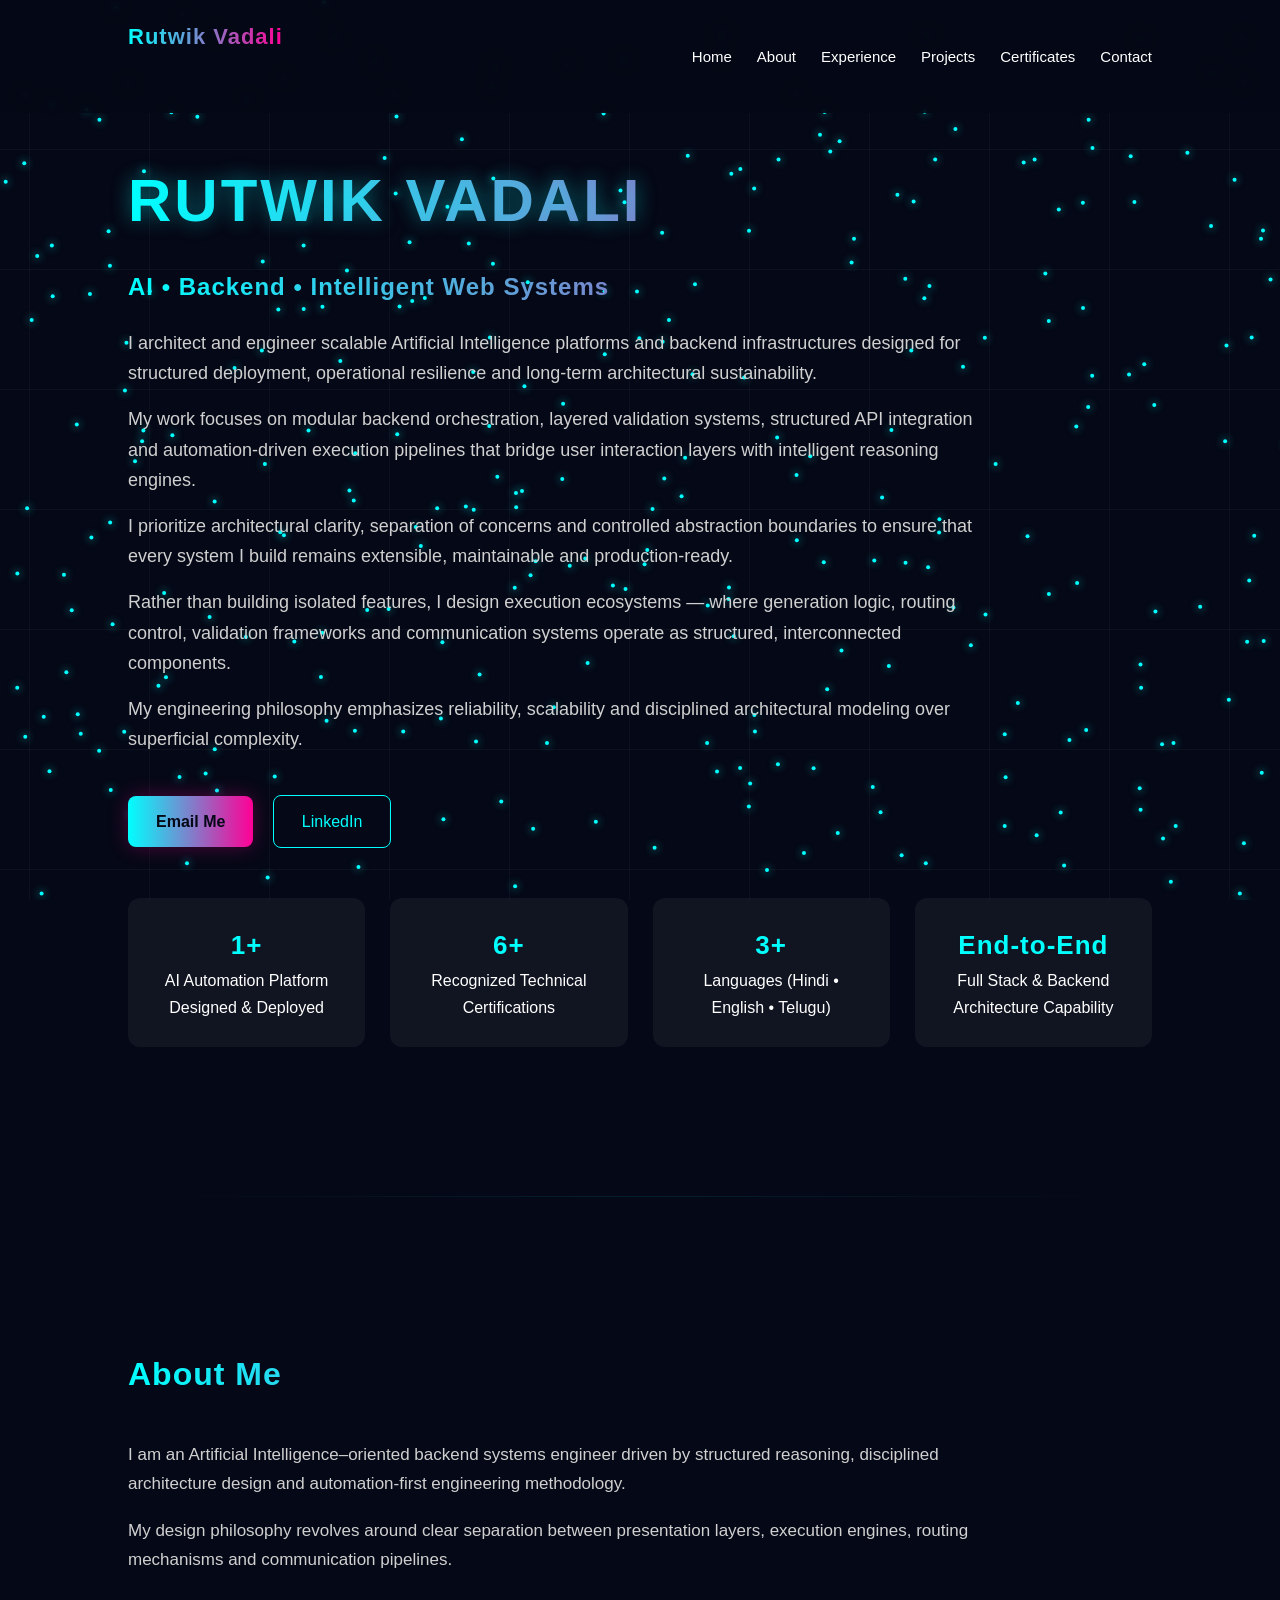
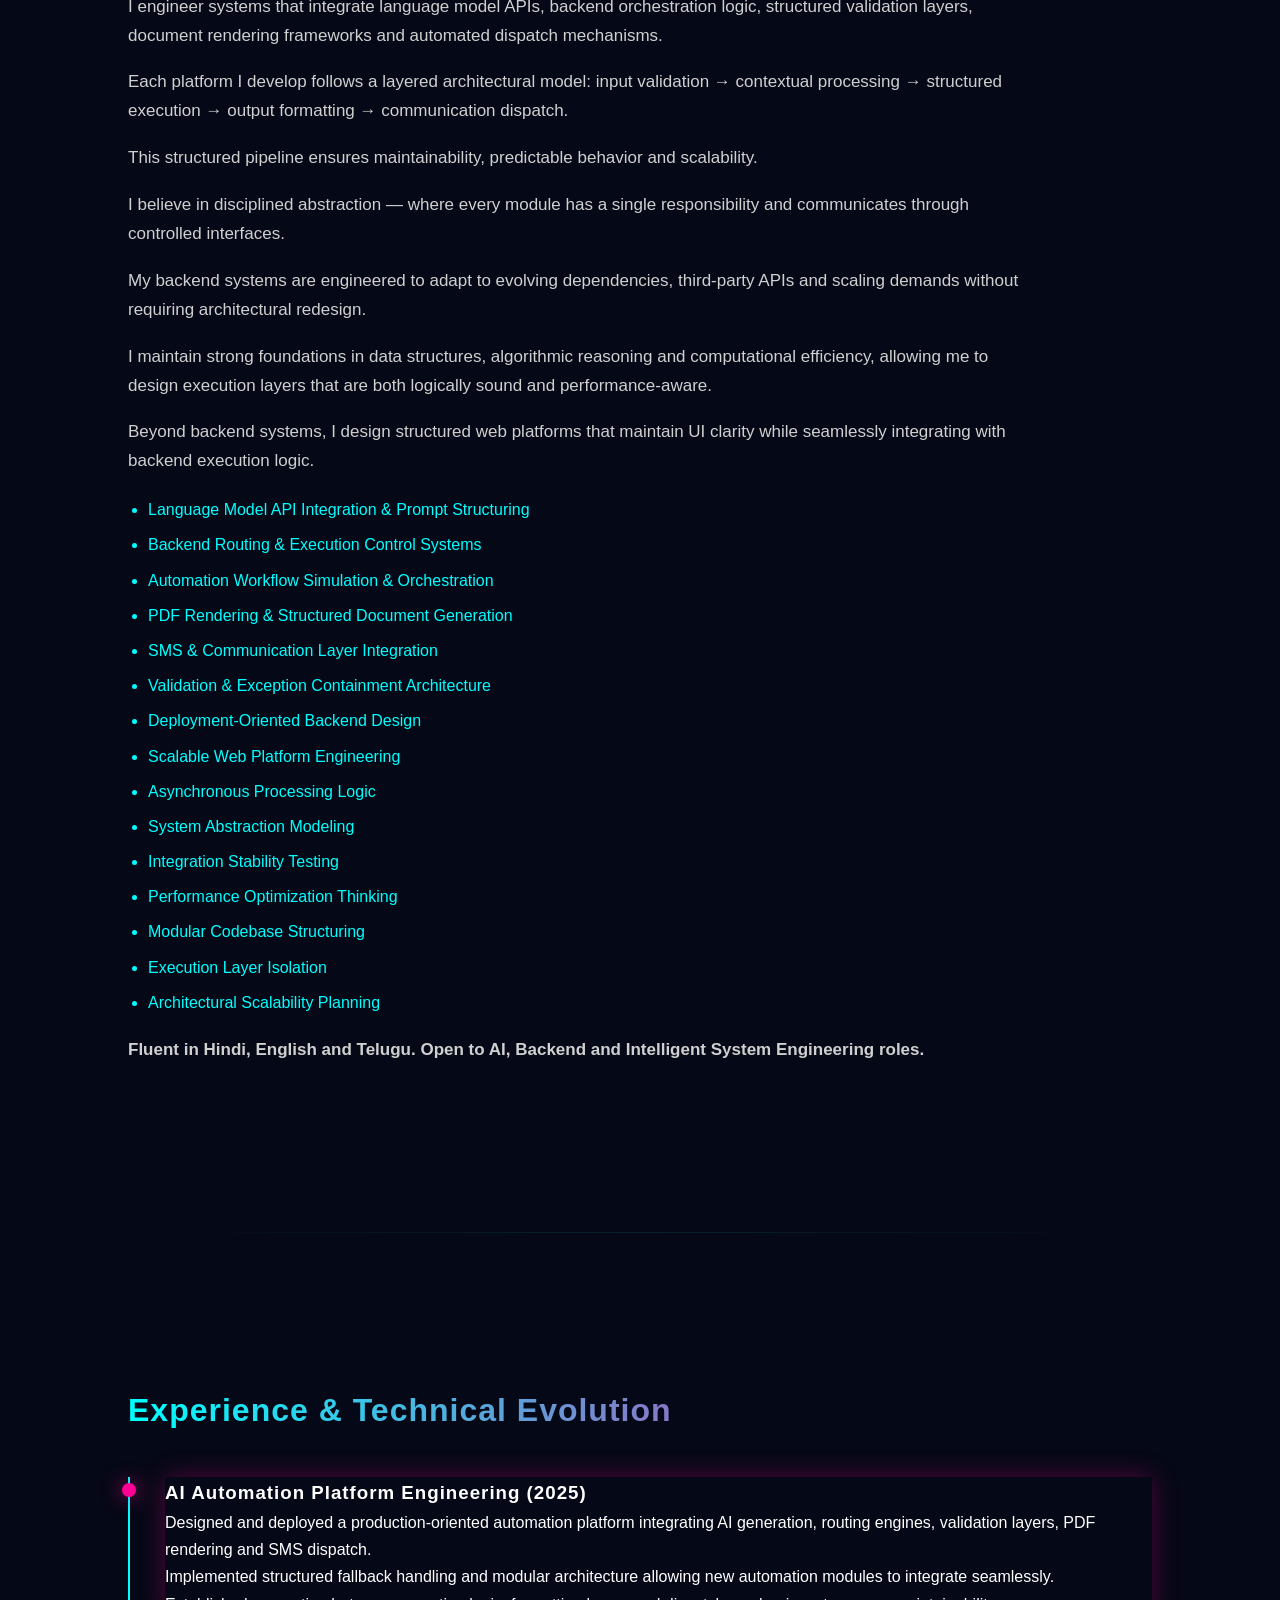
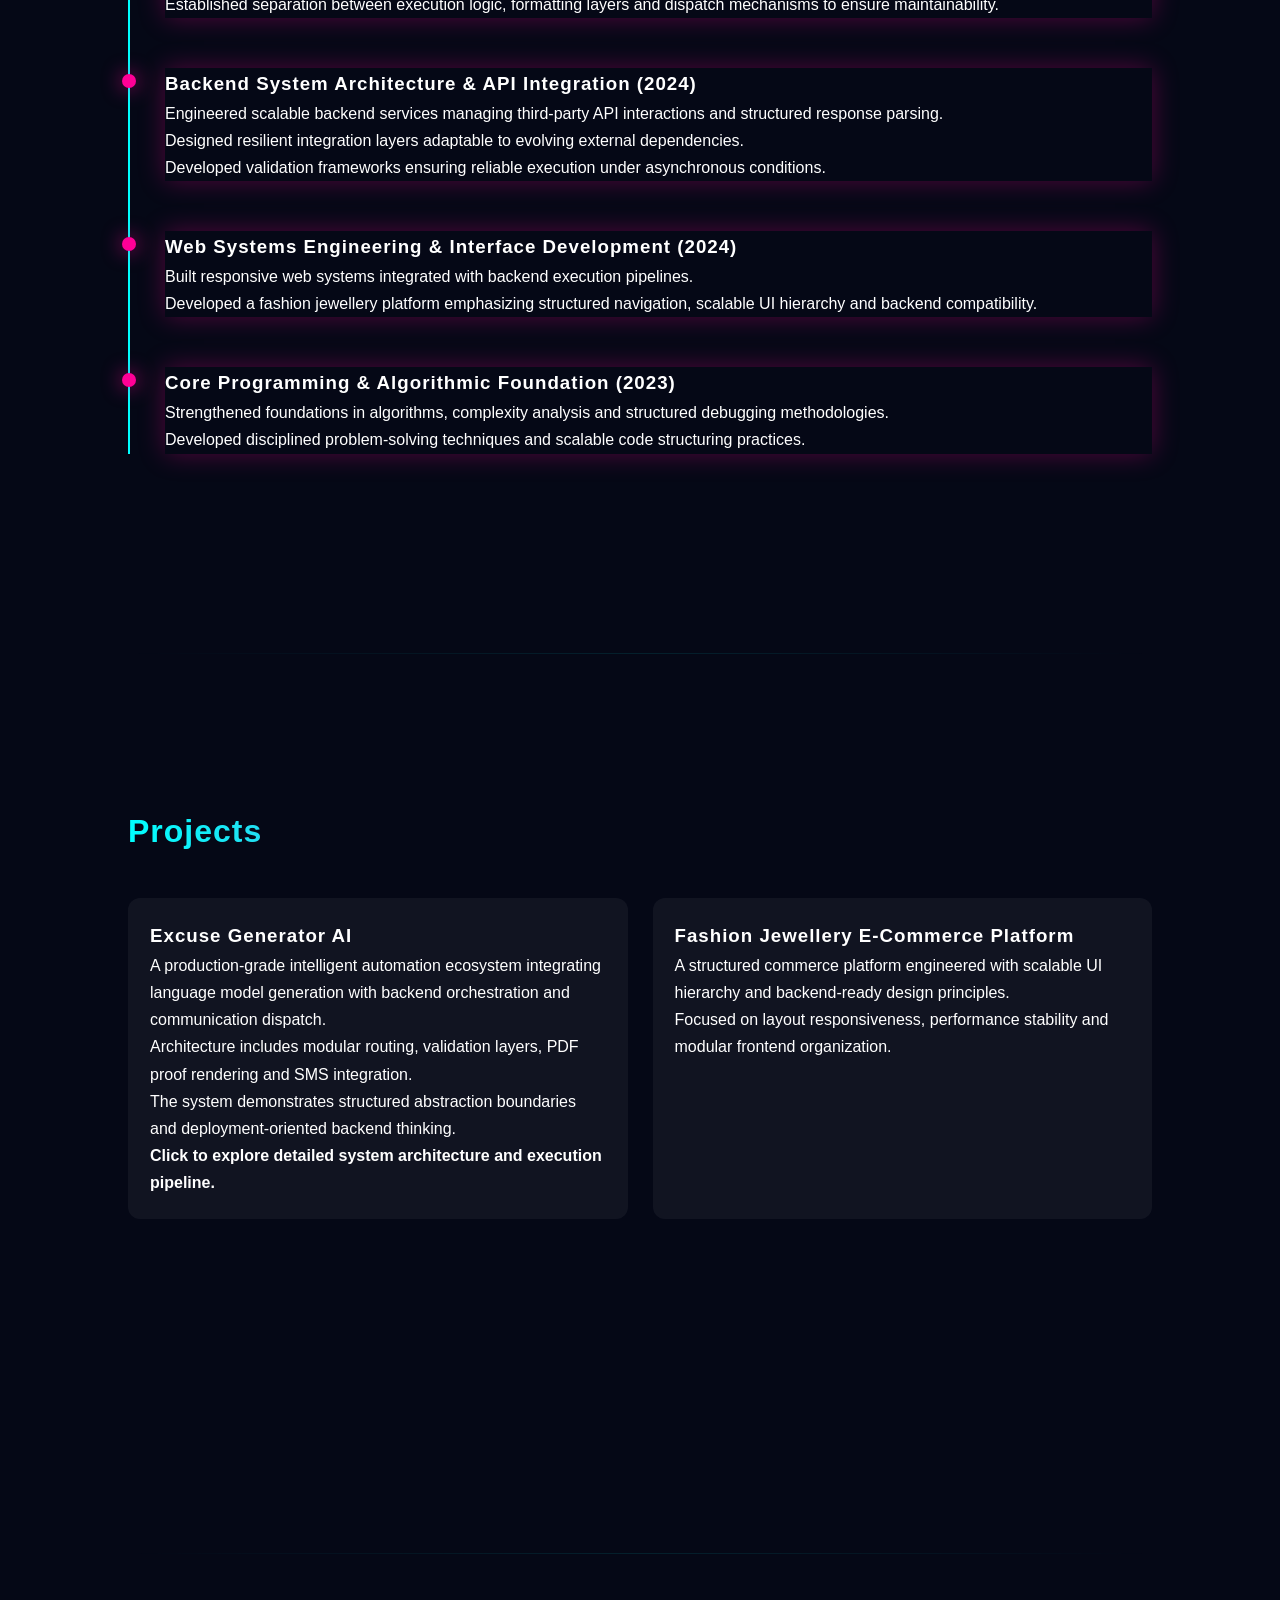
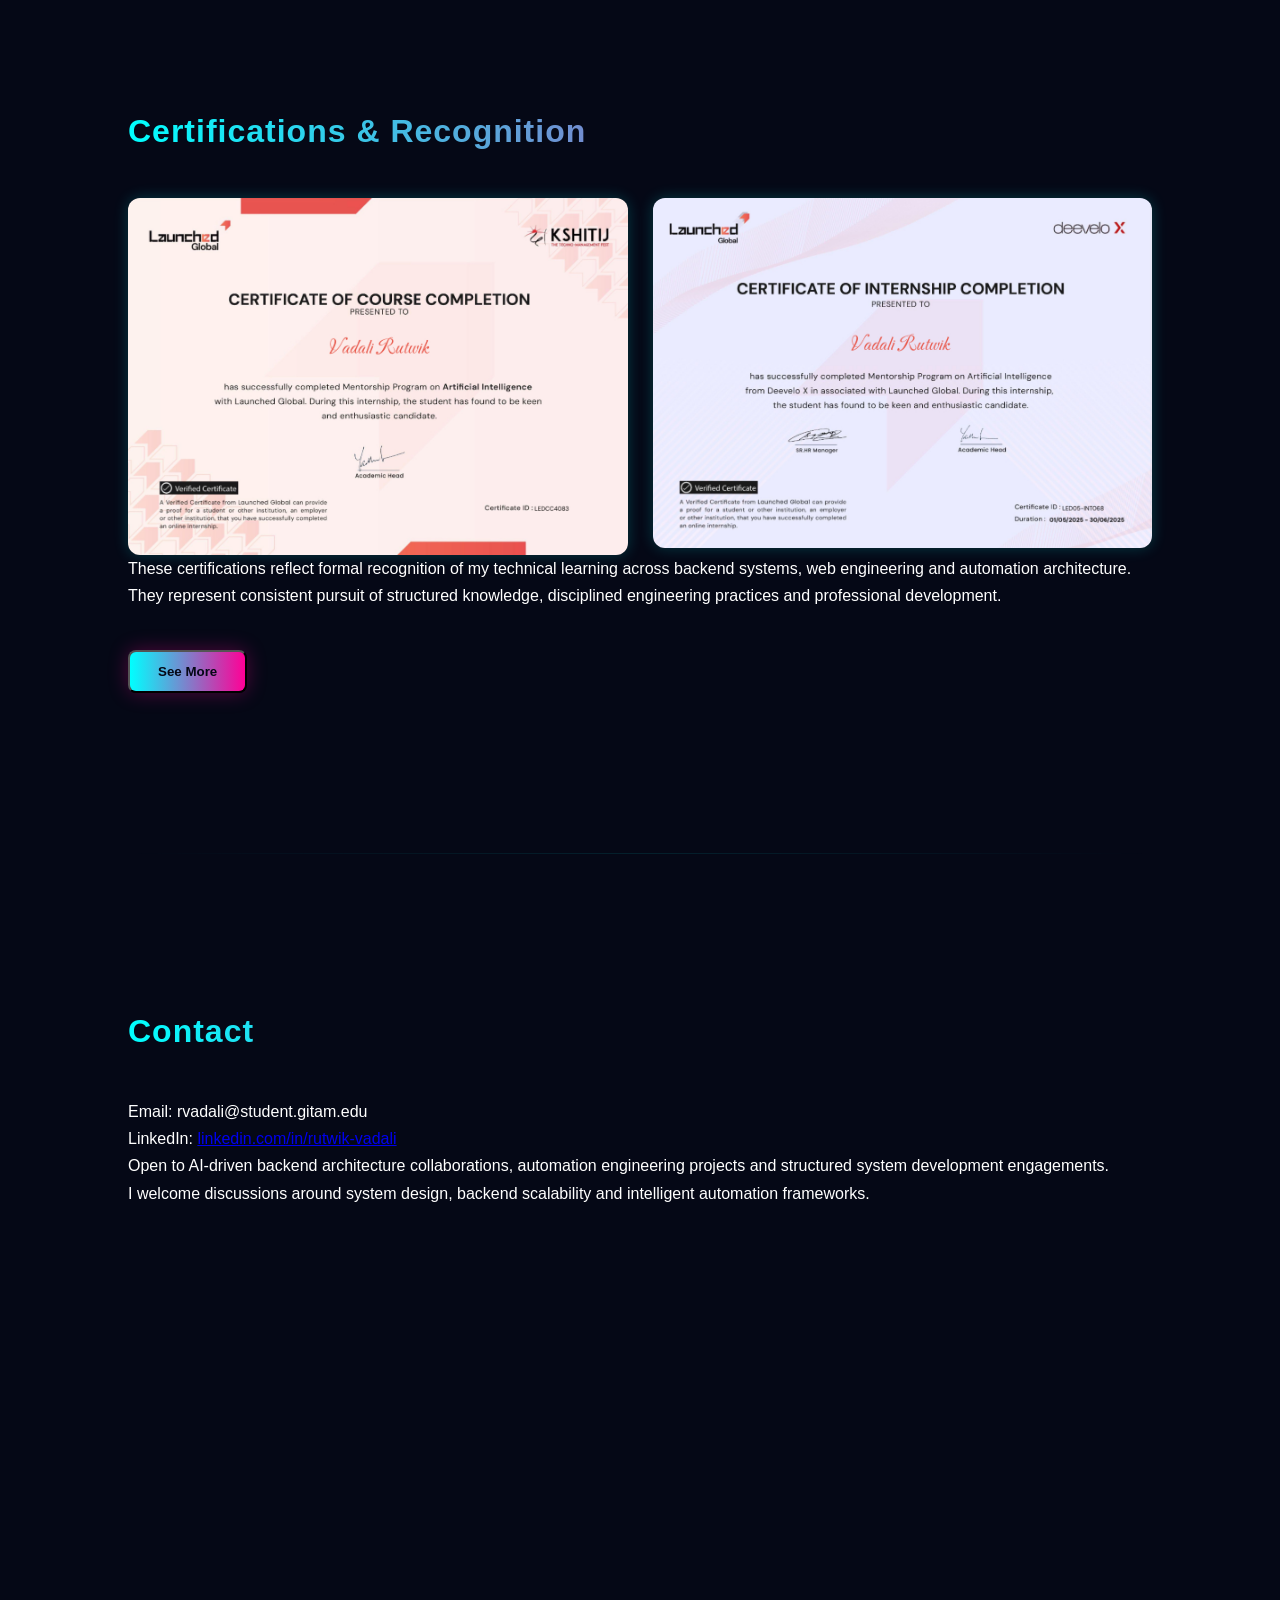
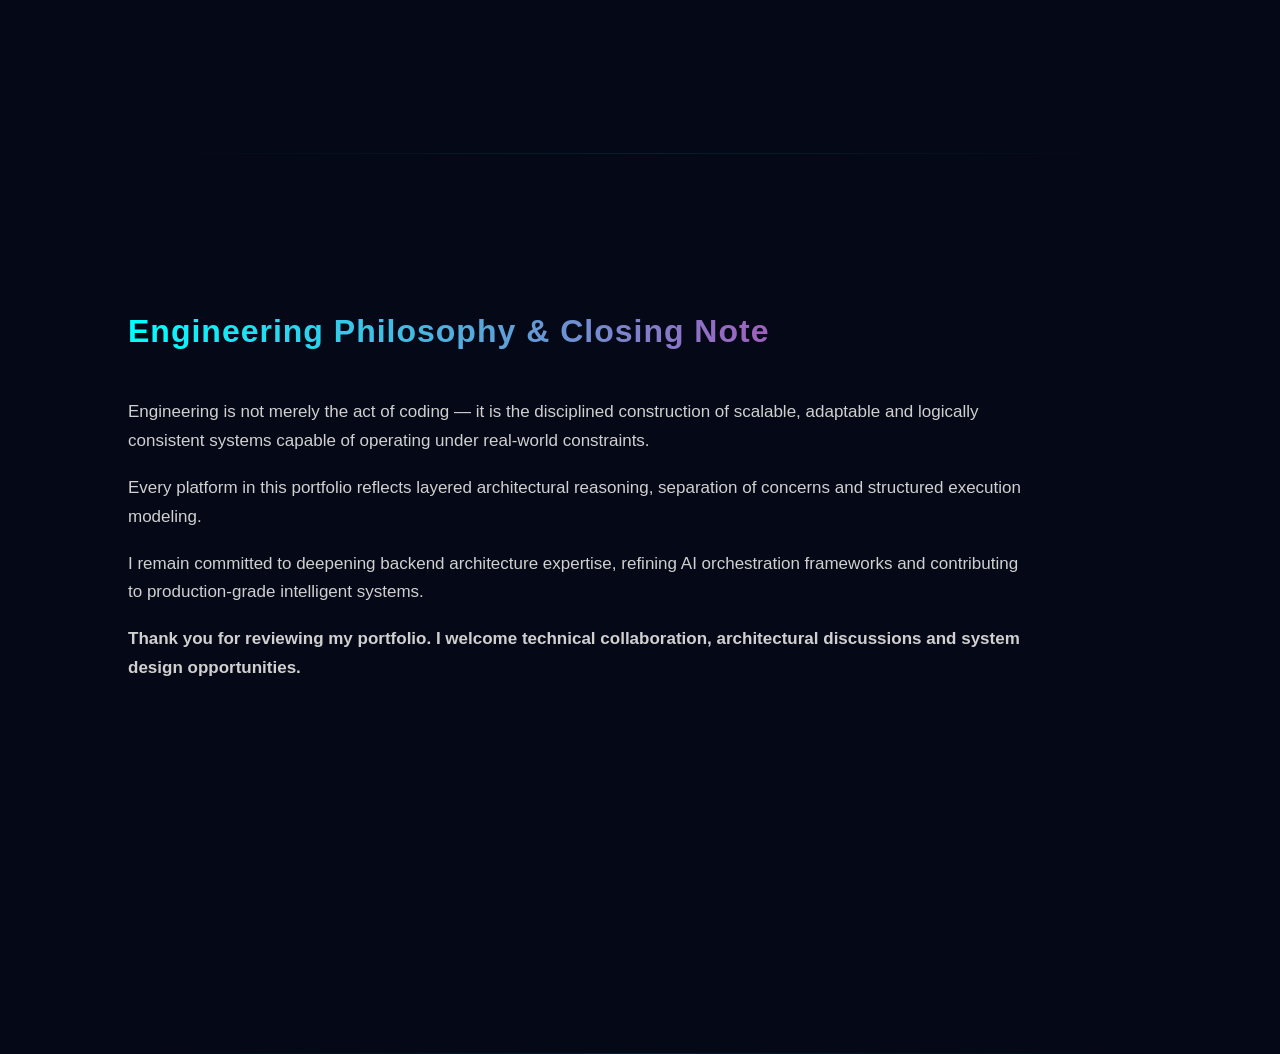
<file: index.html>
<!DOCTYPE html>
<html>
<head>
<meta charset="UTF-8">
<title>Rutwik Vadali | AI & Backend Systems</title>
<meta name="viewport" content="width=device-width, initial-scale=1.0">
<link rel="stylesheet" href="style.css">
</head>
<body>

<div id="loader">
<div class="loader-core"></div>
<div class="loader-ring"></div>
<div class="loader-text">
<h1>RUTWIK VADALI</h1>
<p>Initializing Intelligent Systems...</p>
</div>
</div>

<canvas id="bg"></canvas>

<nav>
<h2 class="logo">Rutwik Vadali</h2>
<ul>
<li><a href="#home">Home</a></li>
<li><a href="#about">About</a></li>
<li><a href="#experience">Experience</a></li>
<li><a href="#projects">Projects</a></li>
<li><a href="#certificates">Certificates</a></li>
<li><a href="#contact">Contact</a></li>
</ul>
</nav>

<section class="section hero" id="home">
<h1 class="main-name">RUTWIK VADALI</h1>
<h2 class="sub-tagline">AI • Backend • Intelligent Web Systems</h2>

<p class="hero-desc">
I architect and engineer scalable Artificial Intelligence platforms and backend infrastructures designed for structured deployment, operational resilience and long-term architectural sustainability.
</p>

<p class="hero-desc">
My work focuses on modular backend orchestration, layered validation systems, structured API integration and automation-driven execution pipelines that bridge user interaction layers with intelligent reasoning engines.
</p>

<p class="hero-desc">
I prioritize architectural clarity, separation of concerns and controlled abstraction boundaries to ensure that every system I build remains extensible, maintainable and production-ready.
</p>

<p class="hero-desc">
Rather than building isolated features, I design execution ecosystems — where generation logic, routing control, validation frameworks and communication systems operate as structured, interconnected components.
</p>

<p class="hero-desc">
My engineering philosophy emphasizes reliability, scalability and disciplined architectural modeling over superficial complexity.
</p>

<div class="hero-buttons">
<a href="mailto:rvadali@student.gitam.edu" class="btn-primary">Email Me</a>
<a href="https://www.linkedin.com/in/rutwik-vadali/" target="_blank" class="btn-secondary">LinkedIn</a>
</div>

<div class="hero-stats">
<div class="stat-box"><h3>1+</h3><p>AI Automation Platform Designed & Deployed</p></div>
<div class="stat-box"><h3>6+</h3><p>Recognized Technical Certifications</p></div>
<div class="stat-box"><h3>3</h3><p>Languages (Hindi • English • Telugu)</p></div>
<div class="stat-box"><h3>End-to-End</h3><p>Full Stack & Backend Architecture Capability</p></div>
</div>
</section>

<section class="section" id="about">
<h2>About Me</h2>
<div class="about-container">
<p>
I am an Artificial Intelligence–oriented backend systems engineer driven by structured reasoning, disciplined architecture design and automation-first engineering methodology.
</p>
<p>
My design philosophy revolves around clear separation between presentation layers, execution engines, routing mechanisms and communication pipelines.
</p>
<p>
I engineer systems that integrate language model APIs, backend orchestration logic, structured validation layers, document rendering frameworks and automated dispatch mechanisms.
</p>
<p>
Each platform I develop follows a layered architectural model:
input validation → contextual processing → structured execution → output formatting → communication dispatch.
</p>
<p>
This structured pipeline ensures maintainability, predictable behavior and scalability.
</p>
<p>
I believe in disciplined abstraction — where every module has a single responsibility and communicates through controlled interfaces.
</p>
<p>
My backend systems are engineered to adapt to evolving dependencies, third-party APIs and scaling demands without requiring architectural redesign.
</p>
<p>
I maintain strong foundations in data structures, algorithmic reasoning and computational efficiency, allowing me to design execution layers that are both logically sound and performance-aware.
</p>
<p>
Beyond backend systems, I design structured web platforms that maintain UI clarity while seamlessly integrating with backend execution logic.
</p>

<ul class="about-list">
<li>Language Model API Integration & Prompt Structuring</li>
<li>Backend Routing & Execution Control Systems</li>
<li>Automation Workflow Simulation & Orchestration</li>
<li>PDF Rendering & Structured Document Generation</li>
<li>SMS & Communication Layer Integration</li>
<li>Validation & Exception Containment Architecture</li>
<li>Deployment-Oriented Backend Design</li>
<li>Scalable Web Platform Engineering</li>
<li>Asynchronous Processing Logic</li>
<li>System Abstraction Modeling</li>
<li>Integration Stability Testing</li>
<li>Performance Optimization Thinking</li>
<li>Modular Codebase Structuring</li>
<li>Execution Layer Isolation</li>
<li>Architectural Scalability Planning</li>
</ul>

<p class="highlight">
Fluent in Hindi, English and Telugu. Open to AI, Backend and Intelligent System Engineering roles.
</p>
</div>
</section>

<section class="section" id="experience">
<h2>Experience & Technical Evolution</h2>
<div class="timeline">

<div class="timeline-item">
<h3>AI Automation Platform Engineering (2025)</h3>
<p>
Designed and deployed a production-oriented automation platform integrating AI generation, routing engines, validation layers, PDF rendering and SMS dispatch.
</p>
<p>
Implemented structured fallback handling and modular architecture allowing new automation modules to integrate seamlessly.
</p>
<p>
Established separation between execution logic, formatting layers and dispatch mechanisms to ensure maintainability.
</p>
</div>

<div class="timeline-item">
<h3>Backend System Architecture & API Integration (2024)</h3>
<p>
Engineered scalable backend services managing third-party API interactions and structured response parsing.
</p>
<p>
Designed resilient integration layers adaptable to evolving external dependencies.
</p>
<p>
Developed validation frameworks ensuring reliable execution under asynchronous conditions.
</p>
</div>

<div class="timeline-item">
<h3>Web Systems Engineering & Interface Development (2024)</h3>
<p>
Built responsive web systems integrated with backend execution pipelines.
</p>
<p>
Developed a fashion jewellery platform emphasizing structured navigation, scalable UI hierarchy and backend compatibility.
</p>
</div>

<div class="timeline-item">
<h3>Core Programming & Algorithmic Foundation (2023)</h3>
<p>
Strengthened foundations in algorithms, complexity analysis and structured debugging methodologies.
</p>
<p>
Developed disciplined problem-solving techniques and scalable code structuring practices.
</p>
</div>

</div>
</section>

<section class="section" id="projects">
<h2>Projects</h2>
<div class="project-grid">

<div class="card" data-project="excuse">
<h3>Excuse Generator AI</h3>
<p>
A production-grade intelligent automation ecosystem integrating language model generation with backend orchestration and communication dispatch.
</p>
<p>
Architecture includes modular routing, validation layers, PDF proof rendering and SMS integration.
</p>
<p>
The system demonstrates structured abstraction boundaries and deployment-oriented backend thinking.
</p>
<p><strong>Click to explore detailed system architecture and execution pipeline.</strong></p>
</div>

<div class="card">
<h3>Fashion Jewellery E-Commerce Platform</h3>
<p>
A structured commerce platform engineered with scalable UI hierarchy and backend-ready design principles.
</p>
<p>
Focused on layout responsiveness, performance stability and modular frontend organization.
</p>
</div>

</div>
</section>

<section class="section" id="certificates">
<h2>Certifications & Recognition</h2>
<div class="cert-grid">
<img src="deveelo1.png" class="cert-img">
<img src="deveelo2.png" class="cert-img">
</div>

<p>
These certifications reflect formal recognition of my technical learning across backend systems, web engineering and automation architecture.
</p>

<p>
They represent consistent pursuit of structured knowledge, disciplined engineering practices and professional development.
</p>

<div style="margin-top:40px;">
<button class="btn-primary" id="openCertificatesPage">See More</button>
</div>
</section>

<div id="certificatesPage" class="projectView">
<span id="closeCertificatesPage">✕</span>
<div class="projectContent">
<h2>All Certifications</h2>
<div class="project-images">
<img src="deveelo1.png" class="cert-img">
<img src="deveelo2.png" class="cert-img">
<img src="cert1.png" class="cert-img">
<img src="cert2.png" class="cert-img">
<img src="cert3.png" class="cert-img">
<img src="cert4.png" class="cert-img">
</div>
<p>
Each certification represents structured coursework and evaluation in relevant technical domains.
</p>
</div>
</div>

<section class="section" id="contact">
<h2>Contact</h2>
<p>Email: rvadali@student.gitam.edu</p>
<p>
LinkedIn:
<a href="https://www.linkedin.com/in/rutwik-vadali/" target="_blank">
linkedin.com/in/rutwik-vadali
</a>
</p>
<p>
Open to AI-driven backend architecture collaborations, automation engineering projects and structured system development engagements.
</p>
<p>
I welcome discussions around system design, backend scalability and intelligent automation frameworks.
</p>
</section>

<section class="section" id="endnote">
<h2>Engineering Philosophy & Closing Note</h2>
<div class="about-container">
<p>
Engineering is not merely the act of coding — it is the disciplined construction of scalable, adaptable and logically consistent systems capable of operating under real-world constraints.
</p>
<p>
Every platform in this portfolio reflects layered architectural reasoning, separation of concerns and structured execution modeling.
</p>
<p>
I remain committed to deepening backend architecture expertise, refining AI orchestration frameworks and contributing to production-grade intelligent systems.
</p>
<p class="highlight">
Thank you for reviewing my portfolio. I welcome technical collaboration, architectural discussions and system design opportunities.
</p>
</div>
</section>

<div id="projectView" class="projectView">
<span id="closeProject">✕</span>
<div class="projectContent">
<h2 id="projectTitle"></h2>
<p id="projectDesc"></p>
<div id="projectImages" class="project-images"></div>
</div>
</div>

<div id="imageModal" class="imageModal">
<span id="closeImage">✕</span>
<img id="modalImg">
</div>

<script src="script.js"></script>

</body>
</html>
</file>
<file: style.css>
/* =========================================================
   RESET
========================================================= */

*{
  margin:0;
  padding:0;
  box-sizing:border-box;
}

html{
  scroll-behavior:smooth;
}

body{
  background:#050816;
  color:white;
  font-family:Arial, sans-serif;
  overflow-x:hidden;
  line-height:1.7;
  transition:background 0.4s ease,color 0.4s ease;
}

body.loading{
  overflow:hidden;
}

/* =========================================================
   CANVAS
========================================================= */

canvas{
  position:fixed;
  inset:0;
  z-index:-1;
  pointer-events:none;
}

/* =========================================================
   LOADER
========================================================= */

#loader{
  position:fixed;
  inset:0;
  background:#050816;
  display:flex;
  justify-content:center;
  align-items:center;
  flex-direction:column;
  z-index:5000;
  transition:opacity 1s ease;
}

.loader-core{
  width:80px;
  height:80px;
  background:linear-gradient(45deg,#00ffff,#ff0096);
  border-radius:50%;
  animation:pulseCore 1.5s infinite ease-in-out;
  position:absolute;
}

.loader-ring{
  width:180px;
  height:180px;
  border:2px solid #00ffff;
  border-radius:50%;
  animation:rotateRing 3s linear infinite;
  position:absolute;
}

.loader-text{
  margin-top:250px;
  text-align:center;
}

.loader-text h1{
  font-size:28px;
  letter-spacing:3px;
  background:linear-gradient(90deg,#00ffff,#ff0096);
  -webkit-background-clip:text;
  -webkit-text-fill-color:transparent;
}

.loader-text p{
  color:#ccc;
  margin-top:10px;
  font-size:14px;
}

/* =========================================================
   KEYFRAMES
========================================================= */

@keyframes rotateRing{
  from{transform:rotate(0deg);}
  to{transform:rotate(360deg);}
}

@keyframes pulseCore{
  0%{transform:scale(1); box-shadow:0 0 20px #ff0096;}
  50%{transform:scale(1.3); box-shadow:0 0 50px #00ffff;}
  100%{transform:scale(1); box-shadow:0 0 20px #ff0096;}
}

@keyframes fadeInUp{
  from{opacity:0;transform:translateY(40px);}
  to{opacity:1;transform:translateY(0);}
}

@keyframes fadeInLeft{
  from{opacity:0;transform:translateX(-40px);}
  to{opacity:1;transform:translateX(0);}
}

@keyframes fadeIn{
  from{opacity:0;}
  to{opacity:1;}
}

/* =========================================================
   NAVIGATION
========================================================= */

nav{
  position:fixed;
  width:100%;
  top:0;
  padding:18px 10%;
  display:flex;
  justify-content:space-between;
  align-items:center;
  background:rgba(5,8,22,0.9);
  backdrop-filter:blur(8px);
  z-index:1000;
  transition:background 0.3s ease;
}

.logo{
  font-size:22px;
  font-weight:bold;
  background:linear-gradient(90deg,#00ffff,#ff0096);
  -webkit-background-clip:text;
  -webkit-text-fill-color:transparent;
}

nav ul{
  list-style:none;
  display:flex;
  gap:25px;
}

nav a{
  color:white;
  text-decoration:none;
  font-size:15px;
  transition:0.3s;
}

nav a:hover{
  color:#00ffff;
}

/* =========================================================
   SECTION
========================================================= */

.section{
  min-height:100vh;
  padding:150px 10%;
  opacity:0;
  transform:translateY(60px);
  transition:all 0.8s ease;
}

.section.active{
  opacity:1;
  transform:translateY(0);
}

.section::after{
  content:"";
  position:absolute;
  left:10%;
  bottom:0;
  width:80%;
  height:1px;
  background:linear-gradient(90deg,transparent,#00ffff,transparent);
  opacity:0.1;
}

/* =========================================================
   HEADINGS
========================================================= */

h1,h2,h3{
  letter-spacing:1px;
}

h2{
  font-size:32px;
  margin-bottom:40px;
  background:linear-gradient(90deg,#00ffff,#ff0096);
  -webkit-background-clip:text;
  -webkit-text-fill-color:transparent;
}

/* =========================================================
   HERO
========================================================= */

.hero{
  display:flex;
  flex-direction:column;
  justify-content:center;
  animation:fadeInUp 1.2s ease;
}

.main-name{
  font-size:60px;
  font-weight:800;
  letter-spacing:3px;
  background:linear-gradient(90deg,#00ffff,#ff0096);
  -webkit-background-clip:text;
  -webkit-text-fill-color:transparent;
  margin-bottom:15px;
  text-shadow:0 0 20px rgba(0,255,255,0.4);
}

.sub-tagline{
  font-size:24px;
  margin-bottom:20px;
  color:#ccc;
}

.hero-desc{
  max-width:850px;
  margin-bottom:15px;
  font-size:18px;
  color:#d0d0d0;
}

.hero-buttons{
  margin-top:25px;
}

.btn-primary,
.btn-secondary{
  padding:12px 28px;
  border-radius:8px;
  text-decoration:none;
  display:inline-block;
  margin-right:15px;
  transition:0.3s;
}

.btn-primary{
  background:linear-gradient(90deg,#00ffff,#ff0096);
  color:#050816;
  font-weight:bold;
  box-shadow:0 0 20px rgba(255,0,150,0.3);
}

.btn-primary:hover{
  transform:translateY(-4px);
  box-shadow:0 0 30px rgba(255,0,150,0.6);
}

.btn-secondary{
  border:1px solid #00ffff;
  color:#00ffff;
}

.btn-secondary:hover{
  transform:translateY(-4px);
  background:rgba(0,255,255,0.1);
}

/* =========================================================
   HERO STATS
========================================================= */

.hero-stats{
  display:grid;
  grid-template-columns:repeat(auto-fit,minmax(220px,1fr));
  gap:25px;
  margin-top:50px;
}

.stat-box{
  background:rgba(255,255,255,0.05);
  padding:25px;
  border-radius:12px;
  text-align:center;
  transition:0.3s;
  animation:fadeInUp 1s ease;
}

.stat-box:hover{
  transform:translateY(-5px);
  box-shadow:0 0 20px rgba(0,255,255,0.4);
}

.stat-box h3{
  font-size:26px;
  color:#00ffff;
}

/* =========================================================
   ABOUT
========================================================= */

.about-container{
  max-width:900px;
  animation:fadeInUp 1s ease;
}

.about-container p{
  margin-bottom:18px;
  font-size:17px;
  color:#d0d0d0;
}

.about-list{
  margin:20px 0;
  padding-left:20px;
}

.about-list li{
  margin-bottom:8px;
  color:#00ffff;
  transition:transform 0.3s ease;
}

.about-list li:hover{
  transform:translateX(5px);
}

.highlight{
  color:#00ffff;
  font-weight:600;
}

/* =========================================================
   EXPERIENCE
========================================================= */

.timeline{
  border-left:2px solid #00ffff;
  padding-left:35px;
}

.timeline-item{
  margin-bottom:50px;
  position:relative;
  opacity:0;
  transform:translateX(-60px);
  transition:all 0.8s ease;
}

.timeline-item.active{
  opacity:1;
  transform:translateX(0);
}

.timeline-item::before{
  content:"";
  position:absolute;
  left:-43px;
  top:6px;
  width:14px;
  height:14px;
  background:#ff0096;
  border-radius:50%;
  box-shadow:0 0 20px rgba(255,0,150,0.8);
}

/* =========================================================
   PROJECTS
========================================================= */

.project-grid{
  display:grid;
  grid-template-columns:repeat(auto-fit,minmax(280px,1fr));
  gap:25px;
}

.card{
  background:rgba(255,255,255,0.05);
  padding:22px;
  border-radius:12px;
  cursor:pointer;
  transition:0.3s;
}

.card:hover{
  transform:translateY(-5px);
  border:1px solid #ff0096;
  box-shadow:0 0 25px rgba(255,0,150,0.4);
}

/* =========================================================
   CERTIFICATES
========================================================= */

.cert-grid{
  display:grid;
  grid-template-columns:repeat(auto-fit,minmax(280px,1fr));
  gap:25px;
}

.cert-img{
  width:100%;
  border-radius:12px;
  cursor:pointer;
  transition:0.3s;
  box-shadow:0 0 15px rgba(0,255,255,0.2);
}

.cert-img:hover{
  transform:scale(1.03);
  box-shadow:0 0 25px rgba(255,0,150,0.5);
}

/* =========================================================
   PROJECT MODAL
========================================================= */

.projectView{
  position:fixed;
  inset:0;
  background:#050816;
  display:none;
  padding:100px 10%;
  z-index:2000;
  overflow-y:auto;
  animation:fadeIn 0.4s ease;
}

.project-images{
  display:flex;
  flex-wrap:wrap;
  gap:15px;
  margin-top:20px;
}

.project-images img{
  width:250px;
  height:170px;
  object-fit:cover;
  border-radius:12px;
  cursor:pointer;
  transition:transform 0.3s ease;
}

.project-images img:hover{
  transform:scale(1.05);
}

/* =========================================================
   IMAGE POPUP
========================================================= */

.imageModal{
  position:fixed;
  top:0;
  left:0;
  width:100%;
  height:100%;
  background:rgba(0,0,0,0.95);
  display:none;
  justify-content:center;
  align-items:center;
  z-index:9999;
  padding:20px;
  animation:fadeIn 0.4s ease;
}

.imageModal img{
  max-width:95%;
  max-height:95%;
  object-fit:contain;
  border-radius:12px;
  box-shadow:0 0 40px rgba(255,0,150,0.4);
}

#closeImage{
  position:absolute;
  top:25px;
  right:30px;
  font-size:32px;
  cursor:pointer;
  color:white;
}

/* =========================================================
   SCROLLBAR
========================================================= */

::-webkit-scrollbar{
  width:10px;
}
::-webkit-scrollbar-track{
  background:#050816;
}
::-webkit-scrollbar-thumb{
  background:linear-gradient(#00ffff,#ff0096);
  border-radius:10px;
}

/* =========================================================
   MOBILE FIX
========================================================= */

@media (max-width:768px){

  nav{
    padding:12px 5%;
  }

  nav ul{
    flex-wrap:wrap;
    gap:10px;
    font-size:13px;
  }

  .logo{
    font-size:18px;
  }

  .section{
    padding:110px 5%;
  }

  .main-name{
    font-size:32px;
  }

  .sub-tagline{
    font-size:16px;
  }

  .hero-desc{
    font-size:14px;
  }

  .hero-buttons{
    display:flex;
    flex-direction:column;
    gap:12px;
  }

  .btn-primary,
  .btn-secondary{
    width:100%;
    text-align:center;
  }

  .hero-stats{
    grid-template-columns:1fr;
  }

  .project-grid,
  .cert-grid{
    grid-template-columns:1fr;
  }

  .project-images img{
    width:100%;
    height:auto;
  }

}
</file>
